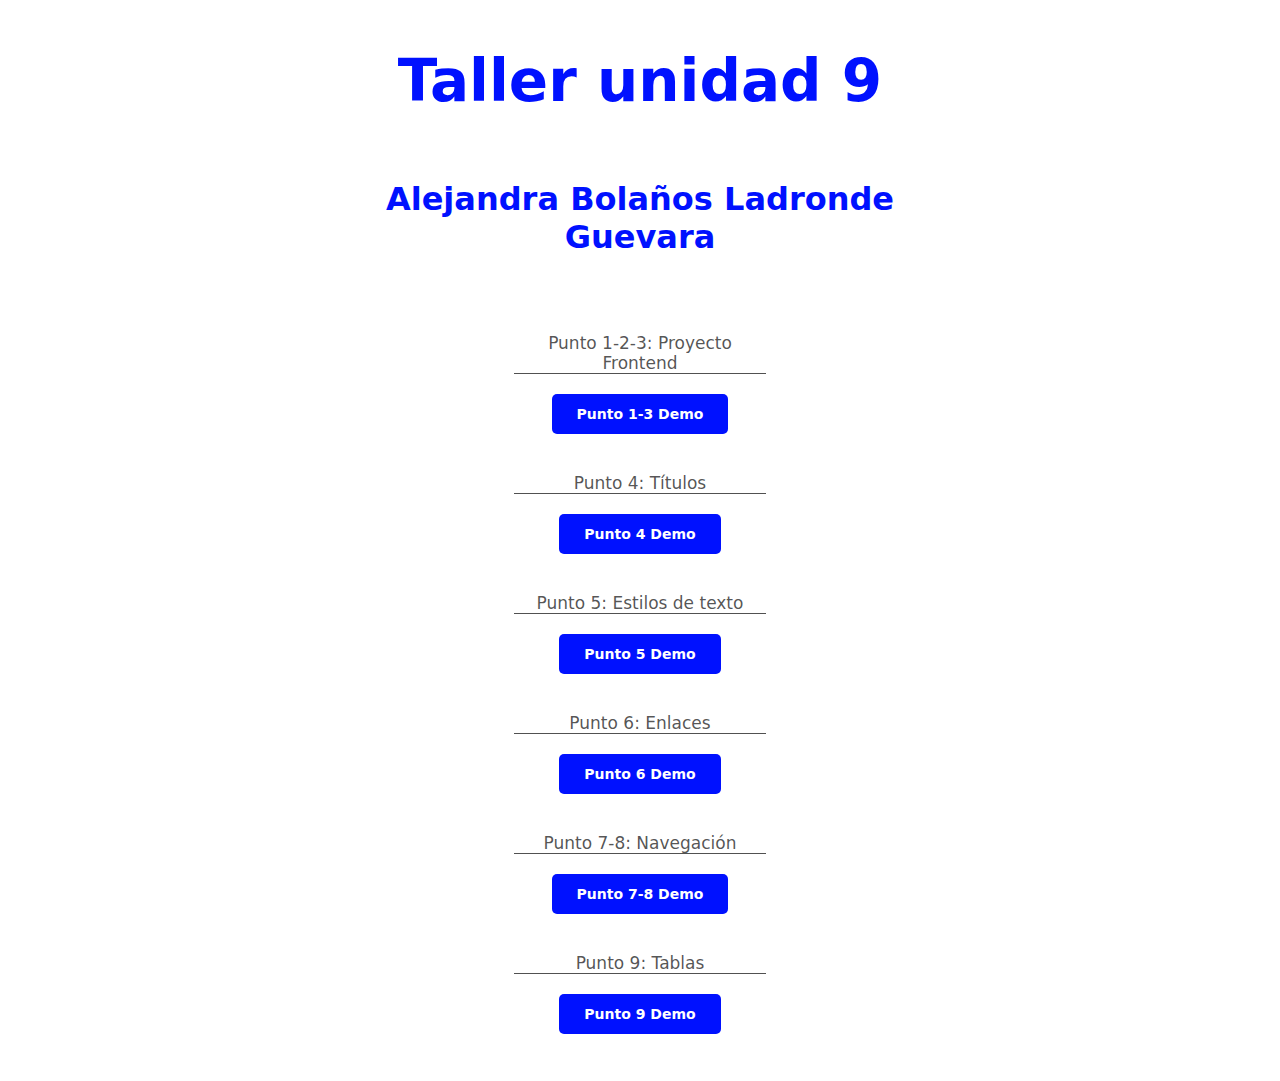
<file: index.html>
<!DOCTYPE html>
<html lang="en">

<head>
  <meta charset="UTF-8">
  <meta http-equiv="X-UA-Compatible" content="IE=edge">
  <meta name="viewport" content="width=device-width, initial-scale=1.0">
  <title>Taller 9 Menú</title>
  <link rel="stylesheet" href="./styles/styles.css">
</head>

<body>
  <div>
    <h1> Taller unidad 9</h1>
    <h2>Alejandra Bolaños Ladronde Guevara</h2>
    <nav>
      <ul>
        <li>
          <p>
            Punto 1-2-3: Proyecto Frontend
          </p>
          <a href="./punto-1-3/index.html">
            Punto 1-3 Demo
          </a>
        </li>
        <li>
          <p>
            Punto 4: Títulos
          </p>
          <a href="./punto-4/index-4.html">
            Punto 4 Demo
          </a>
        </li>
        <li>
          <p>
            Punto 5: Estilos de texto
          </p>
          <a href="./punto-5/index-5.html">
            Punto 5 Demo
          </a>
        </li>
        <li>
          <p>
            Punto 6: Enlaces
          </p>
          <a href="./punto-6/index-6.html">
            Punto 6 Demo
          </a>
        </li>
        <li>
          <p>
            Punto 7-8: Navegación
          </p>
          <a href="./punto-7-8/index-7-8.html">
            Punto 7-8 Demo
          </a>
        </li>
        <li>
          <p>
            Punto 9: Tablas
          </p>
          <a href="./punto-9/index-9.html">
            Punto 9 Demo
          </a>
        </li>
      </ul>
    </nav>
  </div>
</body>

</html>
</file>
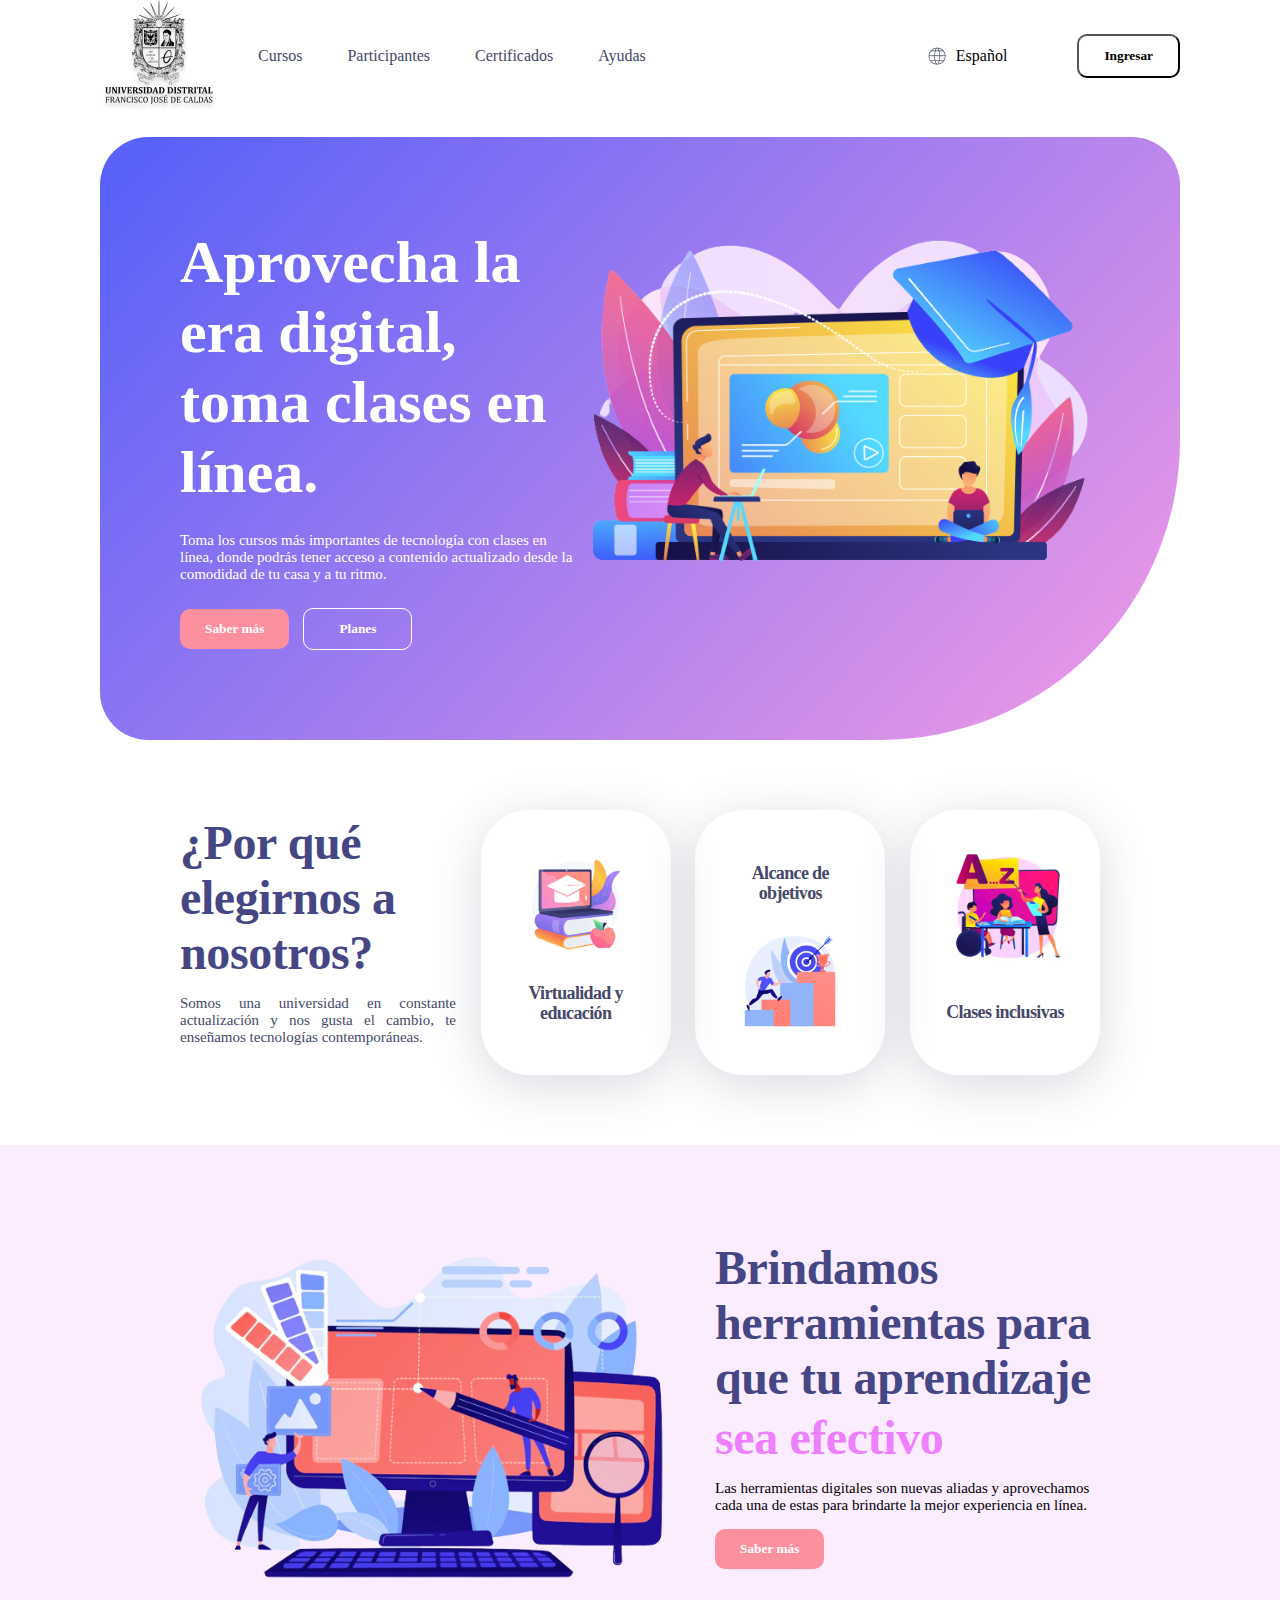
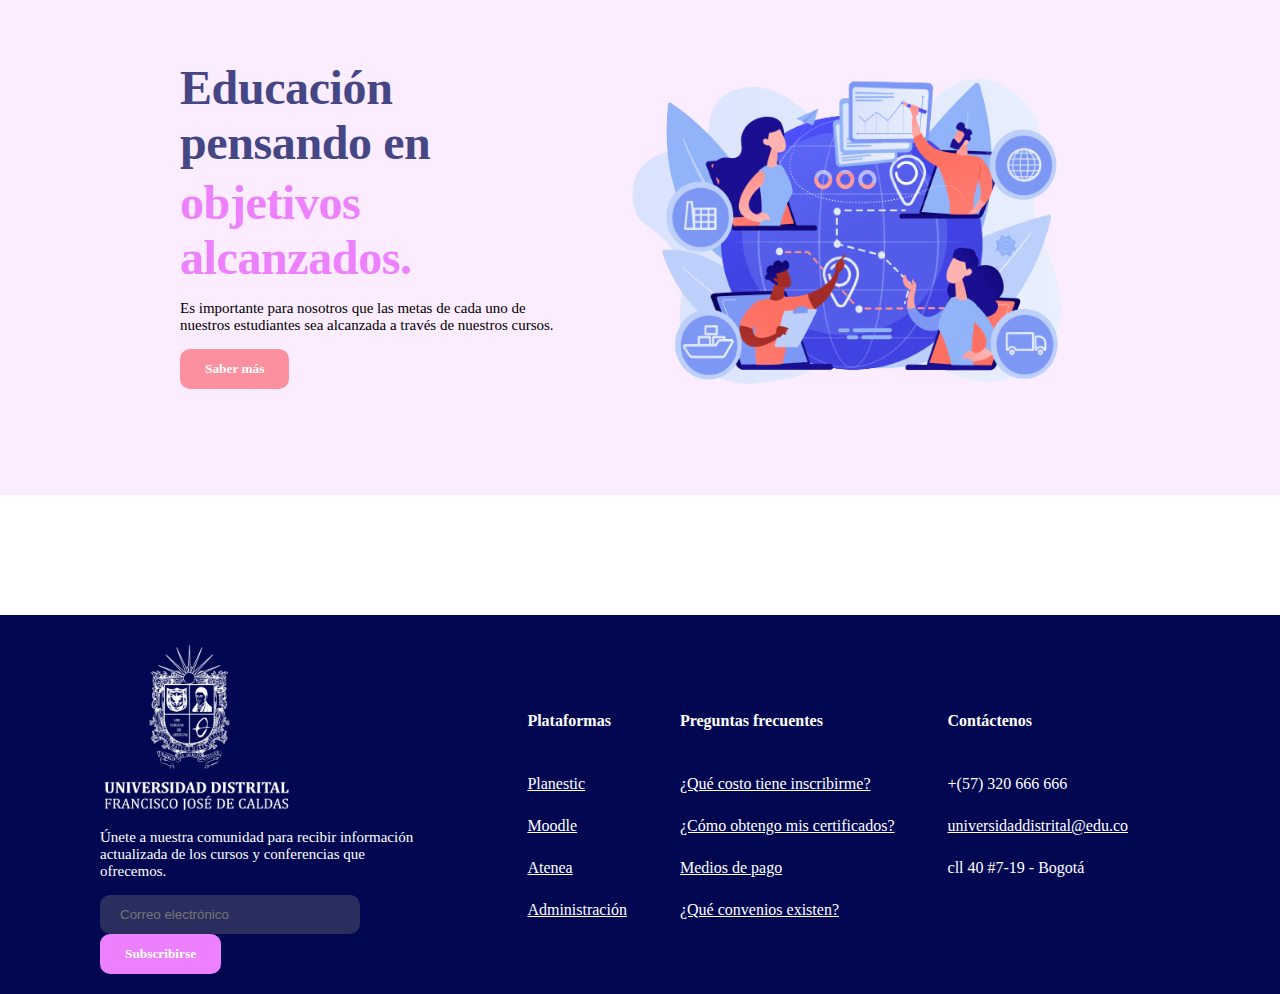
<file: punto-1-3/index.html>
<!DOCTYPE html>
<html lang="en">

<head>
    <meta charset="UTF-8">
    <meta name="viewport" content="width=device-width, initial-scale=1.0">
    <title>UD Atenea Cursos</title>
    <link rel="stylesheet" href="https://indestructibletype.com/fonts/Jost.css" type="text/css" charset="utf-8" />
    <link rel="stylesheet" href="./styles/global-styles.css">
    <link rel="stylesheet" href="styles/banner-styles.css">
    <link rel="stylesheet" href="styles/header-styles.css">
    <link rel="stylesheet" href="styles/section-1-styles.css">
    <link rel="stylesheet" href="styles/section-2-styles.css">
    <link rel="stylesheet" href="styles/footer-styles.css">

</head>

<body>
    <header>
        <div class="header__navigation">
            <img src="./public/images/header-logo.png" alt="main-logo">
            <nav>
                <ul>
                    <li><a href="#banner">Cursos</a></li>
                    <li><a href="#section-1">Participantes</a></li>
                    <li><a href="#section-2">Certificados</a></li>
                    <li><a href="#footer">Ayudas</a></li>
                </ul>
            </nav>
        </div>
        <div class="header__settings">
            <div>
                <img src="./public/images/header-world.png" alt="world">
                <span>Español</span>
            </div>
            <div>
                <button>Ingresar</button>
            </div>
        </div>
    </header>
    <main>
        <section id="banner">
            <div>
                <div>
                    <h1>Aprovecha la era digital, toma clases en línea.</h1>
                    <p>
                        Toma los cursos más importantes de tecnología con clases 
                        en línea, donde podrás tener acceso a contenido actualizado 
                        desde la comodidad de tu casa y a tu ritmo.
                    </p>
                </div>
                <div>
                    <button class="button--orange">Saber más</button>
                    <button class="button--white">Planes</button>
                </div>
            </div>
            <img src="./public/images/banner-online.png" alt="online-education" width="550px" height="350px">
        </section>
        <section id="section-1">
            <div class="section-1__info">
                <h2>¿Por qué elegirnos a nosotros?</h2>
                <p>Somos una universidad en constante actualización y nos gusta el cambio, te enseñamos tecnologías contemporáneas.</p>
            </div>
            <div class="section-1__card">
                <img src="./public/images/section1-education.png" alt="education" width="120px" height="120px">
                <h3>Virtualidad y educación</h3>
            </div>
            <div class="section-1__card section-1__card-down">
                <h3>Alcance de objetivos</h3>
                <img src="./public/images/section1-goals.png" alt="goals" width="120px" height="120px">
            </div>
            <div class="section-1__card">
                <img src="./public/images/section1-teach.png" alt="teach" width="120px" height="120px">
                <h3>Clases inclusivas</h3>
            </div>
        </section>        
        <section id="section-2">
             <div class="section-2__info">
                <img src="./public/images/section2-tools.png" alt="tools" width="500px" height="350px">
                <div>
                    <h2>Brindamos herramientas para que tu aprendizaje</h2>
                    <h2 class="section-2__sub-pink">sea efectivo</h2>
                    <p>
                        Las herramientas digitales son nuevas aliadas y 
                        aprovechamos cada una de estas para brindarte la mejor experiencia 
                        en línea.
                    </p>
                    <button class="button--orange">Saber más</button>
                </div>
             </div>
             <div class="section-2__info">
                <div>
                    <h2>Educación pensando en </h2>
                    <h2 class="section-2__sub-pink">objetivos alcanzados.</h2>
                    <p>
                        Es importante para nosotros que las metas de cada uno 
                        de nuestros estudiantes sea alcanzada a través de nuestros cursos.
                    </p>
                    <button class="button--orange">Saber más</button>
                </div>
                <img src="./public/images/section2-goals.png" alt="goals" width="500px" height="350px">
             </div>
            </section>
    </main>
    <footer id="footer">
        <div class="footer__info">
            <img src="./public/images/footer-logo.png" alt="footer-logo" width="200px" height="175px">
            <div>
                <p>
                    Únete a nuestra comunidad para recibir información 
                    actualizada de los cursos y conferencias que ofrecemos.
                </p>
                <form action="post">
                    <input type="email" type="email" name="user_name" placeholder="Correo electrónico">
                    <button class="button--pink">Subscribirse</button> 
                </form>
            </div>

        </div>
        <div>
            <table>
                <tr>
                    <th>Plataformas</th>
                    <th>Preguntas frecuentes</th>
                    <th>Contáctenos</th>
                </tr>
                <tr>
                    <td><a href="">Planestic</a></td>
                    <td><a href="">¿Qué costo tiene inscribirme?</a></td>
                    <td>+(57) 320 666 666</td>
                </tr>
                <tr>
                    <td><a href="">Moodle</a></td>
                    <td><a href="">¿Cómo obtengo mis certificados?</a></td>
                    <td><a href="">universidaddistrital@edu.co</a></td>
                </tr>
                <tr>
                    <td><a href="">Atenea</a></td>
                    <td><a href="">Medios de pago</a></td>
                    <td><a href=""></a>cll 40 #7-19 - Bogotá</td> 
                </tr>
                <tr>
                    <td><a href="">Administración</a></td>
                    <td><a href="">¿Qué convenios existen?</a></td>
                </tr>
            </table>
        </div>


    </footer>

</body>

</html>
</file>
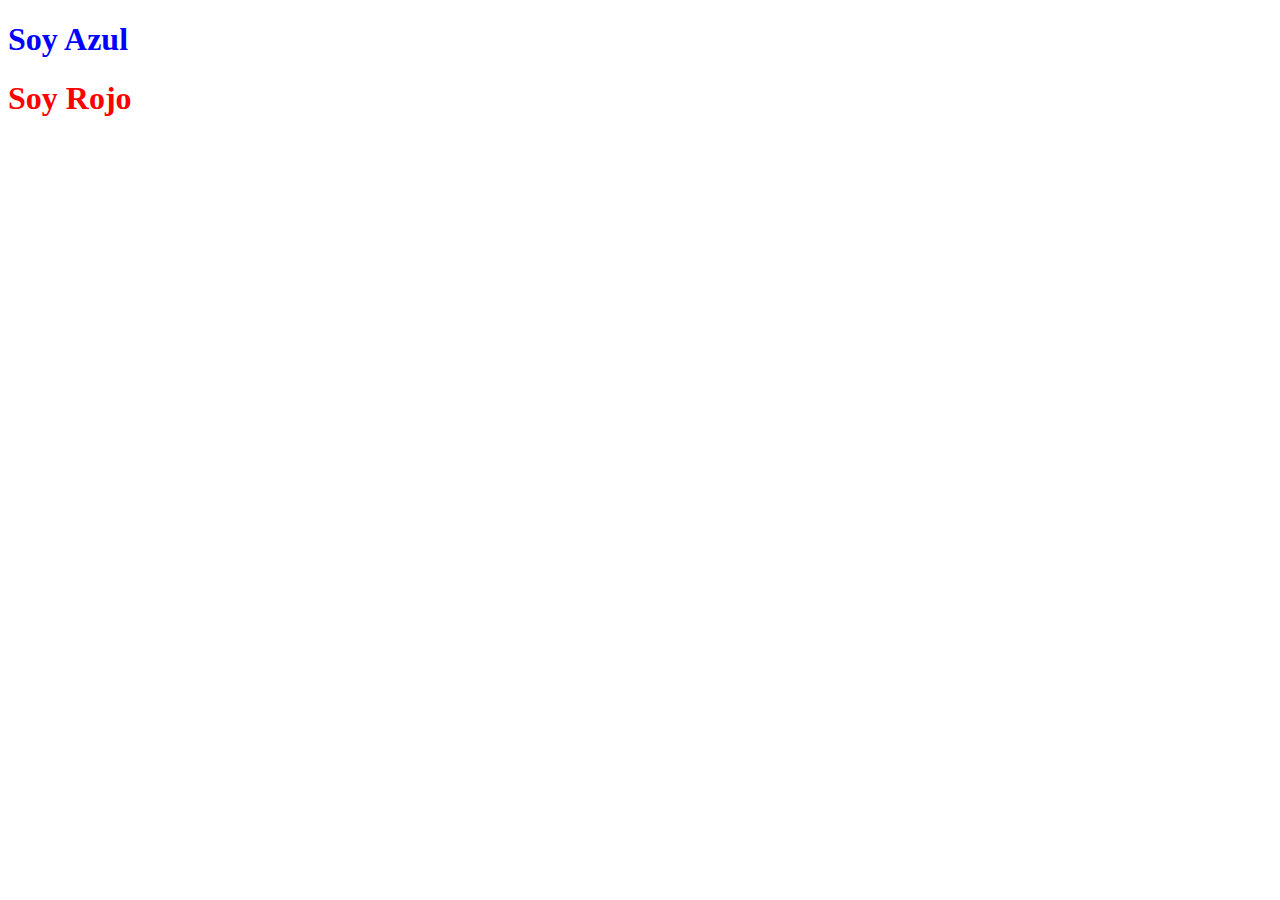
<file: punto-4/index-4.html>
<!DOCTYPE html>
<html lang="en">
<head>
    <meta charset="UTF-8">
    <meta name="viewport" content="width=device-width, initial-scale=1.0">
    <link href="https://fonts.cdnfonts.com/css/verdana-pro-cond" rel="stylesheet">
    <link rel="stylesheet" href="./styles/punto-4-styles.css">
    <title>punto-4-styles</title>
</head>
<body>
    <h1 class="blue_text">Soy Azul</h1>
    <h1 class="red_text">Soy Rojo</h1>
</body>
</html>
</file>
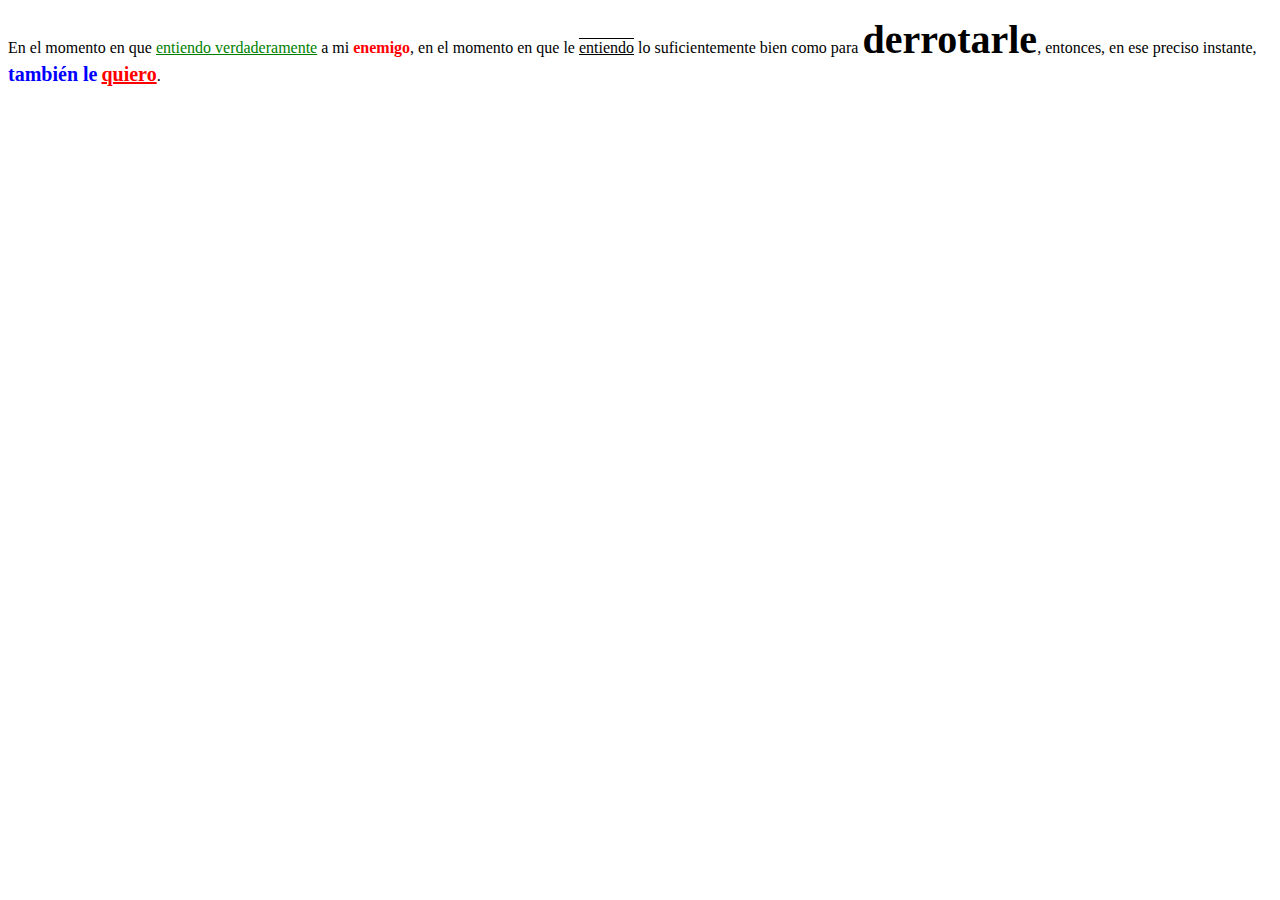
<file: punto-5/index-5.html>
<!DOCTYPE html>
<html lang="en">
<head>
    <meta charset="UTF-8">
    <meta name="viewport" content="width=device-width, initial-scale=1.0">
    <link rel="stylesheet" href="./styles/punto-5-styles.css">
    <title>punto-5-styles</title>
</head>
<body>
    <p>En el momento en que <span class="underline-text__green">entiendo verdaderamente</span> a mi 
        <span class="text__red">enemigo</span>, en el momento en que le <span class="overline-underline">entiendo</span> 
        lo suficientemente bien como para <span class="text__big">derrotarle</span>, 
        entonces, en ese preciso instante, <span class="middle-text__blue">también le</span> <span class="underline-middle-text__red">quiero</span>.
    </p>
</body>
</html>
</file>
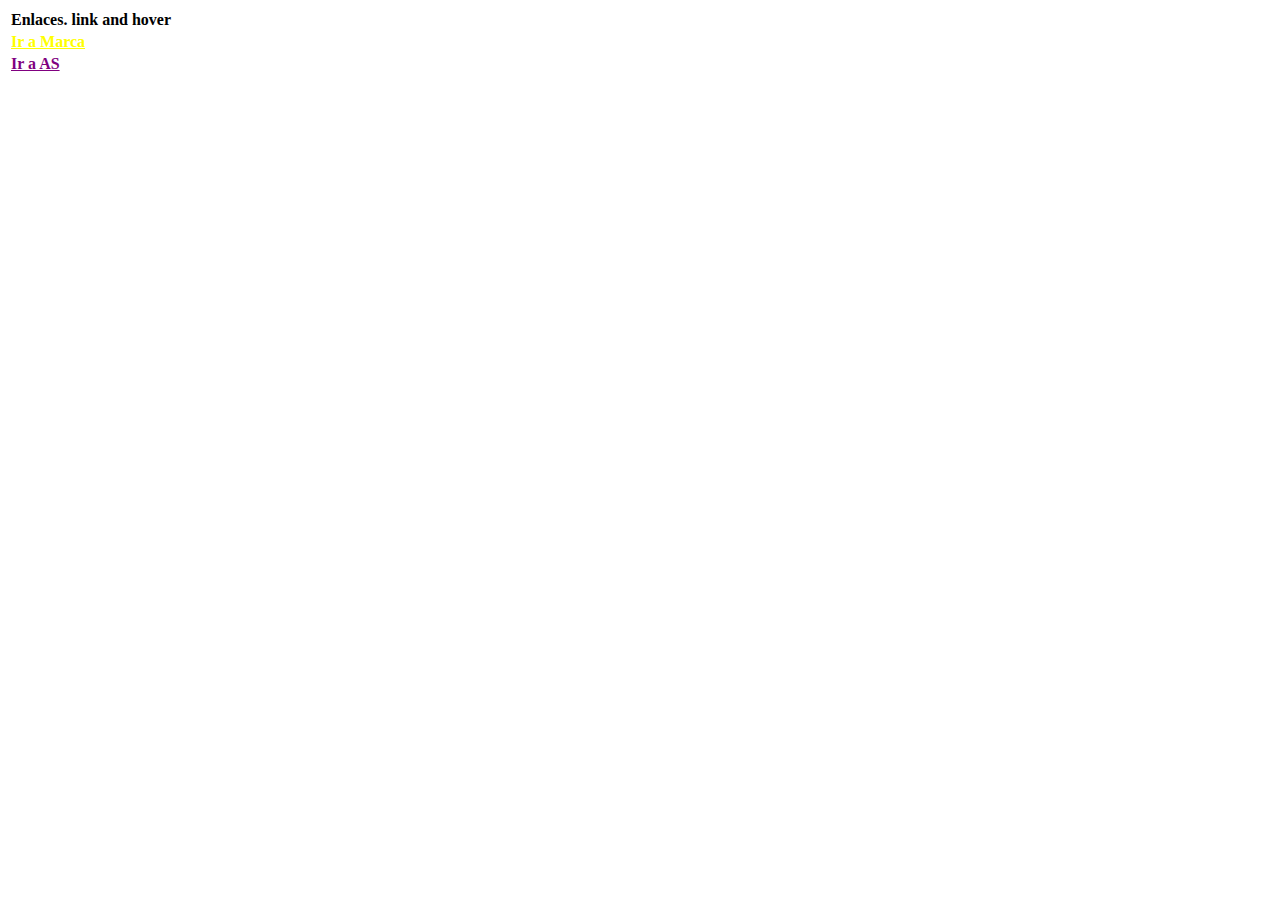
<file: punto-6/index-6.html>
<!DOCTYPE html>
<html lang="en">
<head>
    <meta charset="UTF-8">
    <meta name="viewport" content="width=device-width, initial-scale=1.0">
    <link rel="stylesheet" href="./styles/punto-6-styles.css">
    <title>punto-6-styles</title>
</head>
<body>
    <table>
        <tr>
            <th>Enlaces. link and hover</th>
        </tr>
        <tr>
            <th><a href="" class="text__yellow">Ir a Marca</a></th>
        </tr>
        <tr>
            <th><a href="" class="text__purple">Ir a AS</a></th>
        </tr>
    </table>
</body>
</html>
</file>
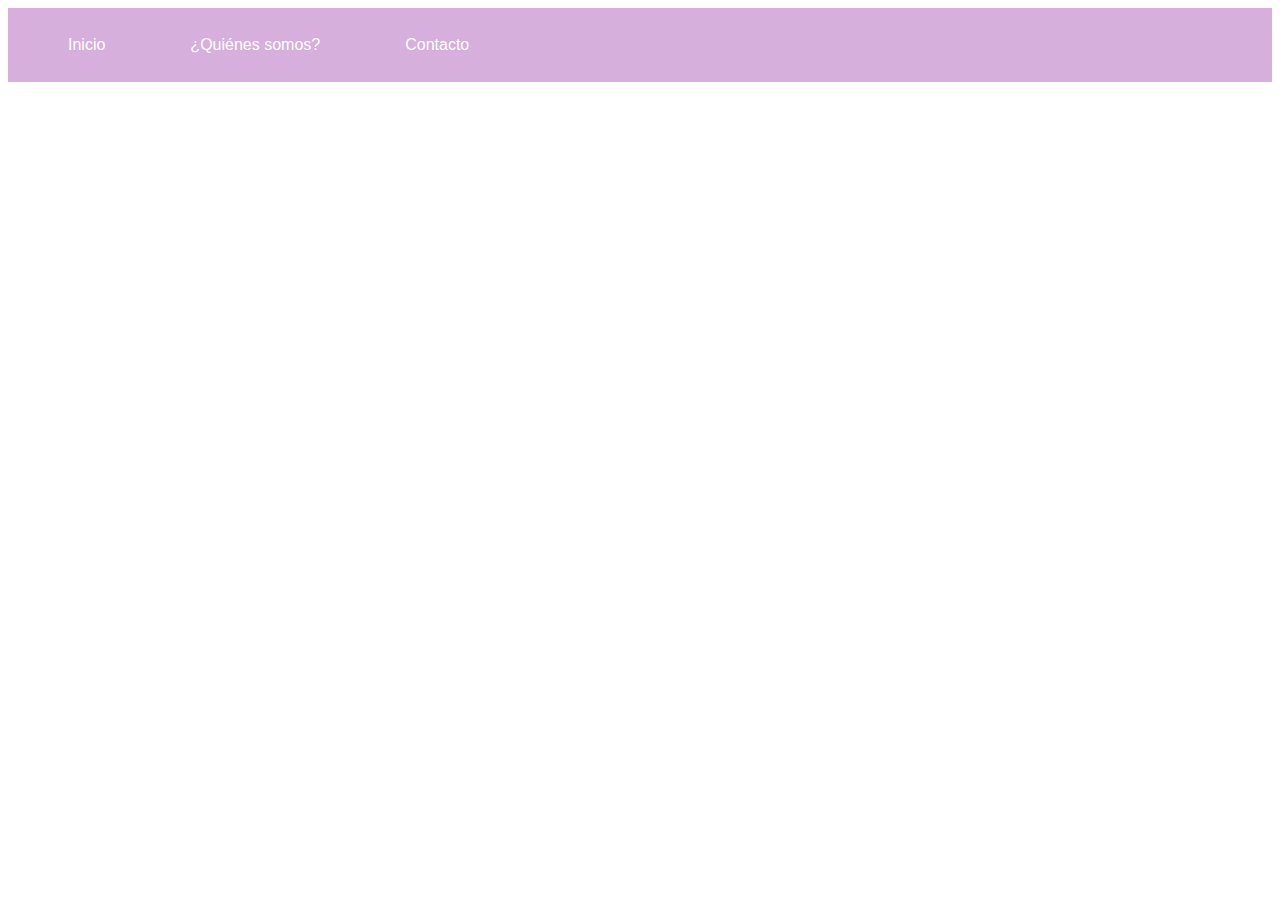
<file: punto-7-8/index-7-8.html>
<!DOCTYPE html>
<html lang="en">
<head>
    <meta charset="UTF-8">
    <meta name="viewport" content="width=device-width, initial-scale=1.0">
    <link rel="stylesheet" href="./styles/punto-7-8-style.css">
    <title>punto-7-8-style</title>
</head>
<body>
    <div class="div__pink">
        <nav>
            <ul>
                <li>
                    <button>Inicio</button>
                </li>
                <li>
                    <button>¿Quiénes somos?</button>
                </li>
                <li>
                    <button>Contacto</button>
                </li>
            </ul>
        </nav>
    </div>
</body>
</html>
</file>
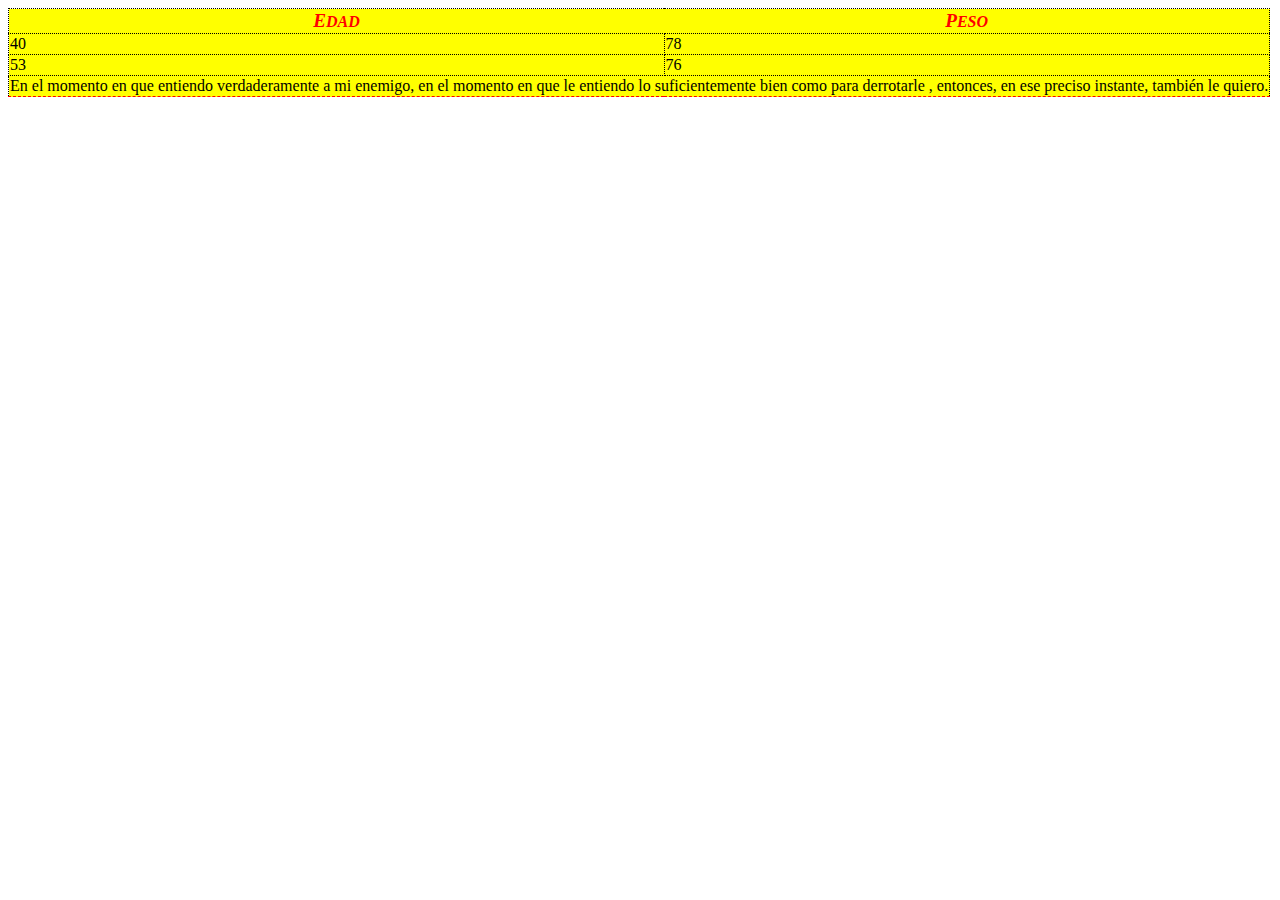
<file: punto-9/index-9.html>
<!DOCTYPE html>
<html lang="en">
<head>
    <meta charset="UTF-8">
    <meta name="viewport" content="width=device-width, initial-scale=1.0">
    <link rel="stylesheet" href="./styles/punto-9-styles.css">
    <link href="https://fonts.cdnfonts.com/css/familjen-grotesk" rel="stylesheet">
    <title>punto-9-styles</title>
</head>
<body>
    <table>
        <tr class="fila-1">
            <th class="text__red"><b>E</b>DAD</th>
            <th class="text__red"><b>P</b>ESO</th>
        </tr>
        <tr class="fila-2">
            <td>40</td>
            <td>78</td>
        </tr>
        <tr class="fila-2">
            <td>53</td>
            <td>76</td>
        </tr>
        <tr class="fila-3">
            <td colspan="2">En el momento en que entiendo verdaderamente a mi enemigo, en el 
                momento en que le entiendo lo suficientemente bien como para derrotarle 
                , entonces, en ese preciso instante, también le quiero.
            </td>
        </tr>
    </table>
</body>
</html>
</file>
<file: styles/styles.css>
body {
  text-align: center;
  color: #000000b5;
  font-family: system-ui, -apple-system;
}

body,
div {
  display: flex;
  justify-content: center;
  align-items: center;
}

div {
  flex-direction: column;
  width: 50%;
  height: 50%;
  text-align: center;
}

h1 {
  font-size: 58px;
  color: #0011ff;
}

h2 {
  font-size: 32px;
  color: #0011ff;
}

nav {
  width: 40%;
}

ul {
  padding: 0;
  text-align: center;
  list-style: none;
}

li {
  margin: 50px 0;
}

p {
  margin: 40px 0 30px;
  color: #000000ae;
  font-size: 17px;
  border-bottom: 1px solid;
}

a {
  padding: 12px 25px;
  color: #ffffff;
  background-color: #0011ff;
  border: none;
  border-radius: 5px;
  font-family: system-ui, -apple-system;
  font-size: 14px;
  font-weight: bold;
  text-decoration: none;
  cursor: pointer;
}

a:hover {
  background-color: #e2e2e2;
  color: #0011ff;
}
</file>
<file: punto-1-3/styles/global-styles.css>
body {
    margin: 0px;
}
a {
    font-family: 'Jost';
    font-style: 18px;
}
button {
    padding: 12px 25px;
    font-family: 'Jost';
    font-weight: bold;
    border-radius: 10px;
    cursor: pointer;
}

.button--orange {
    margin-right: 10px;
    background-color: #FD909E;
    color: #FFF;
    border: none;
}

p {
    font-family: 'Jost';
    font-size: 15px;
    font-weight: 300;
}

h2 {
    margin: 5px 0px;
    color: #454684;
    font-family: 'Jost';
    font-size: 48px;
    line-height: 55px;
    letter-spacing: -0.4px;
}
</file>
<file: punto-1-3/styles/banner-styles.css>
#banner {
    display: flex;
    margin: 25px 100px;
    padding: 90px 80px;
    background: linear-gradient(313.18deg, #EE9AE5 3.28%, #5961F9 97.04%);
    border-radius: 48px 48px 300px 48px;
}
h1 {
    margin: 0px;
    color: #fff;
    font-family: 'Jost';
    font-size: 60px;
    font-weight: 600;
    line-height: 70px;
    letter-spacing: -0.64.px;
}

#banner p{
    margin: 25px 0px;
    color: #fff;
}
.button--white {
    padding: 12px 35px;
    background-color: transparent;
    color: white;
    border: 1px solid #fff;
}
</file>
<file: punto-1-3/styles/header-styles.css>
header{
    display: flex;
    justify-content: space-between;
    margin: 0px 100px;

}
.header__navigation{
    display: flex;
    align-items: center;
}
.header__navigation nav ul{
    display: flex;
    gap: 45px;
    list-style: none;
}
.header__navigation nav ul li a{
    text-decoration: none;
    color: #454868;

}
.header__settings{
    display: flex;
    align-items: center;
    gap: 70px;
}
.header__settings div{
    display: flex;
    align-items: center;
    gap: 10px;
    font-family: 'Jost';
    font-size: 16px;
    font-weight: 400px;
}
.header__settings button{
    background-color: transparent;
    border-radius: 1px solid #45486854;
    
}
</file>
<file: punto-1-3/styles/section-1-styles.css>
#section-1 {
    display: flex;
    justify-content: space-between;
    margin: 50px 100px;
    padding: 20px 80px;
}

.section-1__info {
    width: 30%;
}

.section-1__info p {
    color: #454868;
    text-align: justify;
}

.section-1__card {
    display: flex;
    flex-direction: column;
    align-items: center;
    justify-content: space-between;
    width: min-content;
    height: 195px;
    padding: 35px;
    border-radius: 48px;
    box-shadow: 0px 10px 50px #45486833;
}

.section-1__card h3{
    font-family: 'Jost';
    font-size: 18px;
    color: #454868;
    line-height: 20px;
    letter-spacing: -0.64px;
    text-align: center;
    
}
</file>
<file: punto-1-3/styles/section-2-styles.css>
#section-2 {
    padding: 20px 180px;
    background: #ED80FD26;
}

.section-2__info {
    display: flex;
    gap: 35px;
    margin: 70px 0px;
}

.section-2__sub-pink {
    color: #ED80FD;
}
</file>
<file: punto-1-3/styles/footer-styles.css>
#footer {
    display: flex;
    justify-content: space-between;
    align-items: center;
    margin-top: 120px;
    padding: 20px 100px;
    background-color: #010851;
    color: #fff;
}

.footer__info {
    width: 30%;
}

input {
    width: 220px;
    padding: 12px 20px;
    margin-right: -15px;
    border: none;
    border-radius: 10px;
    background-color: #45486899;
}

.button--pink {
    background-color: #ed80fd;
    color: #fff;
    border: none;
}

table {
    font-family: 'Jost';
    text-align: left;
}

tr {
    height: 40px;
}

th {
    height: 80px;
}

td {
    padding-right: 50px;
}

td a{
    color: #fff;
}
</file>
<file: punto-4/styles/punto-4-styles.css>
.blue_text {
    color: blue;
}
.red_text {
    color: red;
}
h1   {
    font-family: 'Verdana Pro';
    font-weight: bold;
}
</file>
<file: punto-5/styles/punto-5-styles.css>
.text__red,
.underline-middle-text__red {
    color: red;
    font-weight: bold;
}

.underline-middle-text__red {
    text-decoration: underline;
}

.underline-text__green {
    color: green;
    text-decoration: underline;
}

.overline-underline {
    text-decoration: overline underline;
}

.text__big,
.middle-text__blue,
.underline-middle-text__red {
    font-weight: bold;
}

.text__big {
    font-size: 40px;
}

.middle-text__blue,
.underline-middle-text__red {
    font-size: 20px;
}

.middle-text__blue {
    color: blue;
}
</file>
<file: punto-6/styles/punto-6-styles.css>
th {
    text-align: left;
}

.text__yellow {
    color: yellow;
}

.text__purple {
    color: purple;
}

a:hover {
    color: rgb(255, 127, 127);
}
</file>
<file: punto-7-8/styles/punto-7-8-style.css>
.div__pink {
background-color: #d6afdc;
padding-top: 2px;
padding-bottom: 2px;
}

nav ul{
    display: flex;
    gap: 45px;
    list-style: none;
}

.nav ul li a{
    text-decoration: none;
}

button {
    background-color: #d6afdc;
    border: none;
    color: white;
    padding: 10px 20px;
    text-align: center;
    text-decoration: none;
    display: inline-block;
    font-size: 16px;
    cursor: pointer;
  }
  
  button:hover {
    background-color: blue;
    
  }
</file>
<file: punto-9/styles/punto-9-styles.css>
table {
    border-collapse: collapse;
}

th, tr {
    background-color: yellow;
}

.fila-1,
.fila-2,
.fila-2 td {
    border: 1px dotted black;
}

.fila-3 {
    border: 1px dotted black;
    border-bottom: 1px dashed red;
}

.text__red {
    color: red;
    font-style: italic;
    font-family: 'familjen grotesk';
}

b {
    font-weight: bolder;
    font-size: larger;
}
</file>
